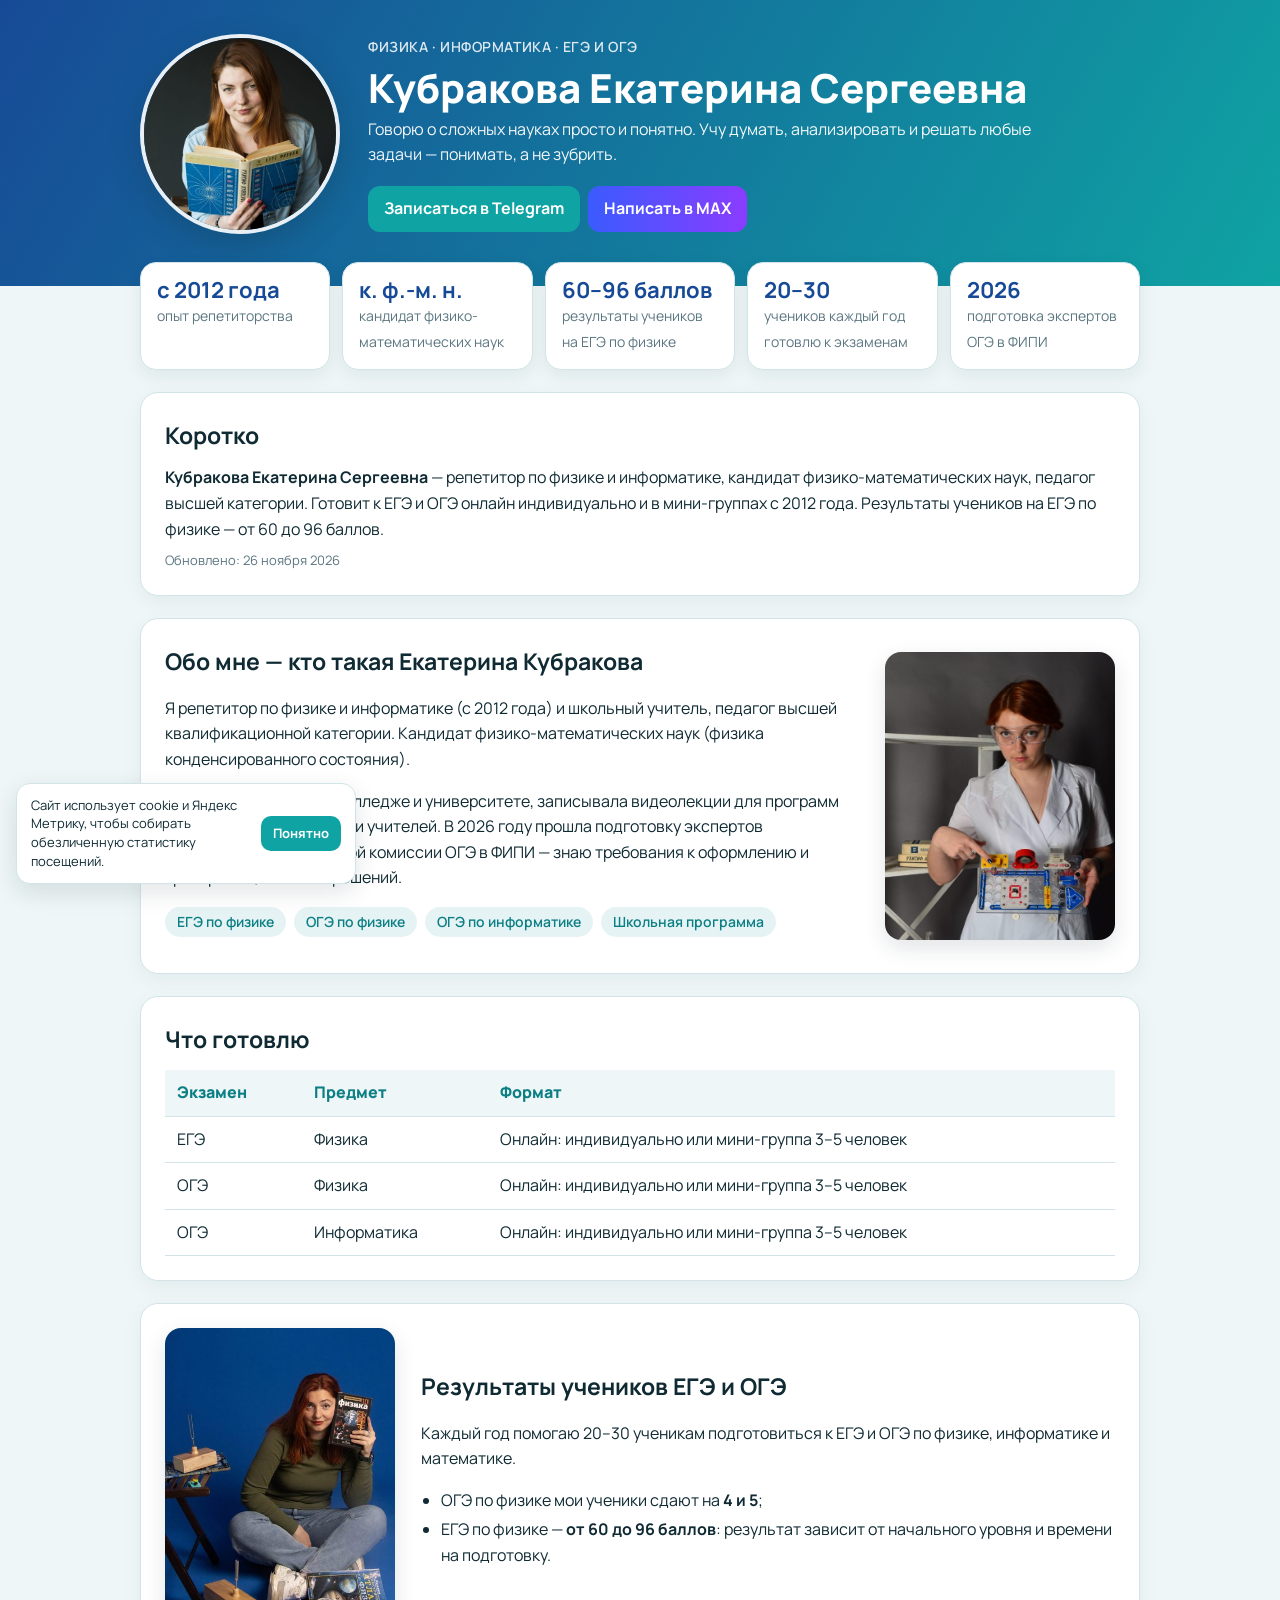
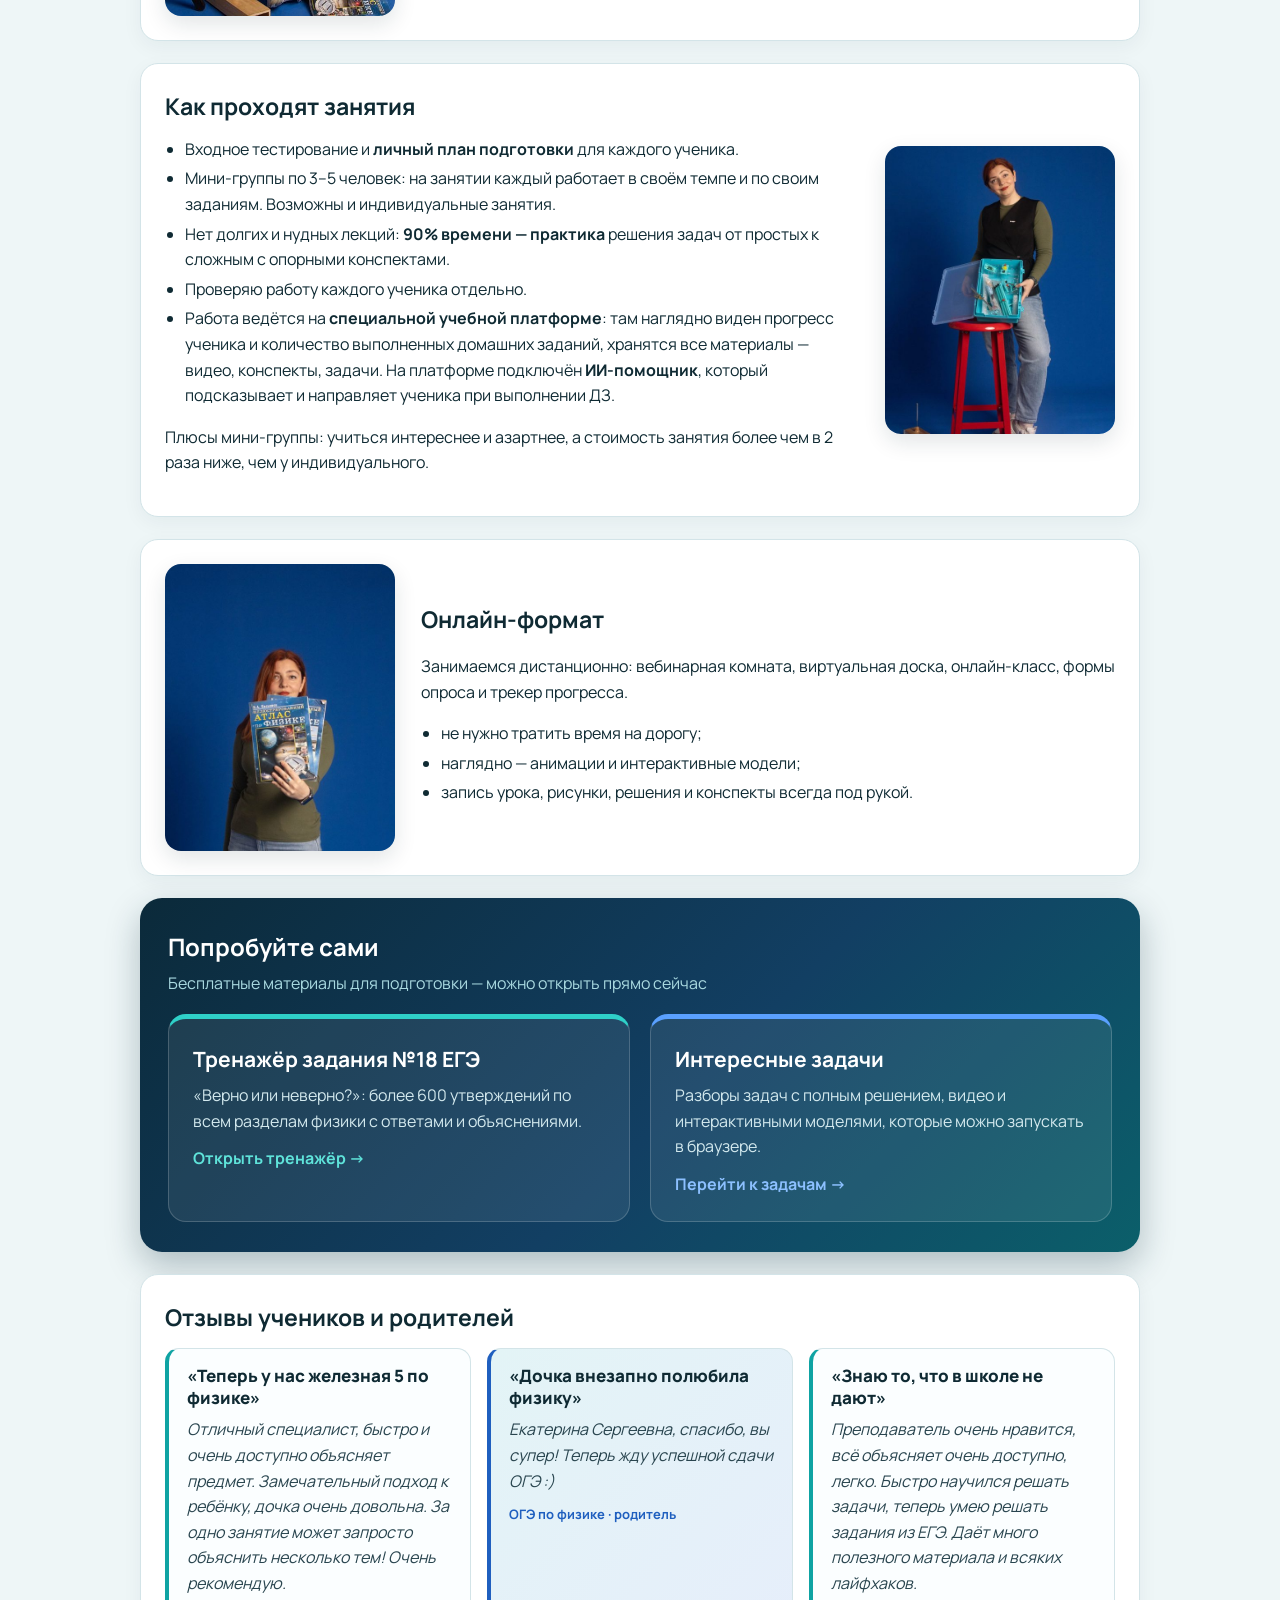
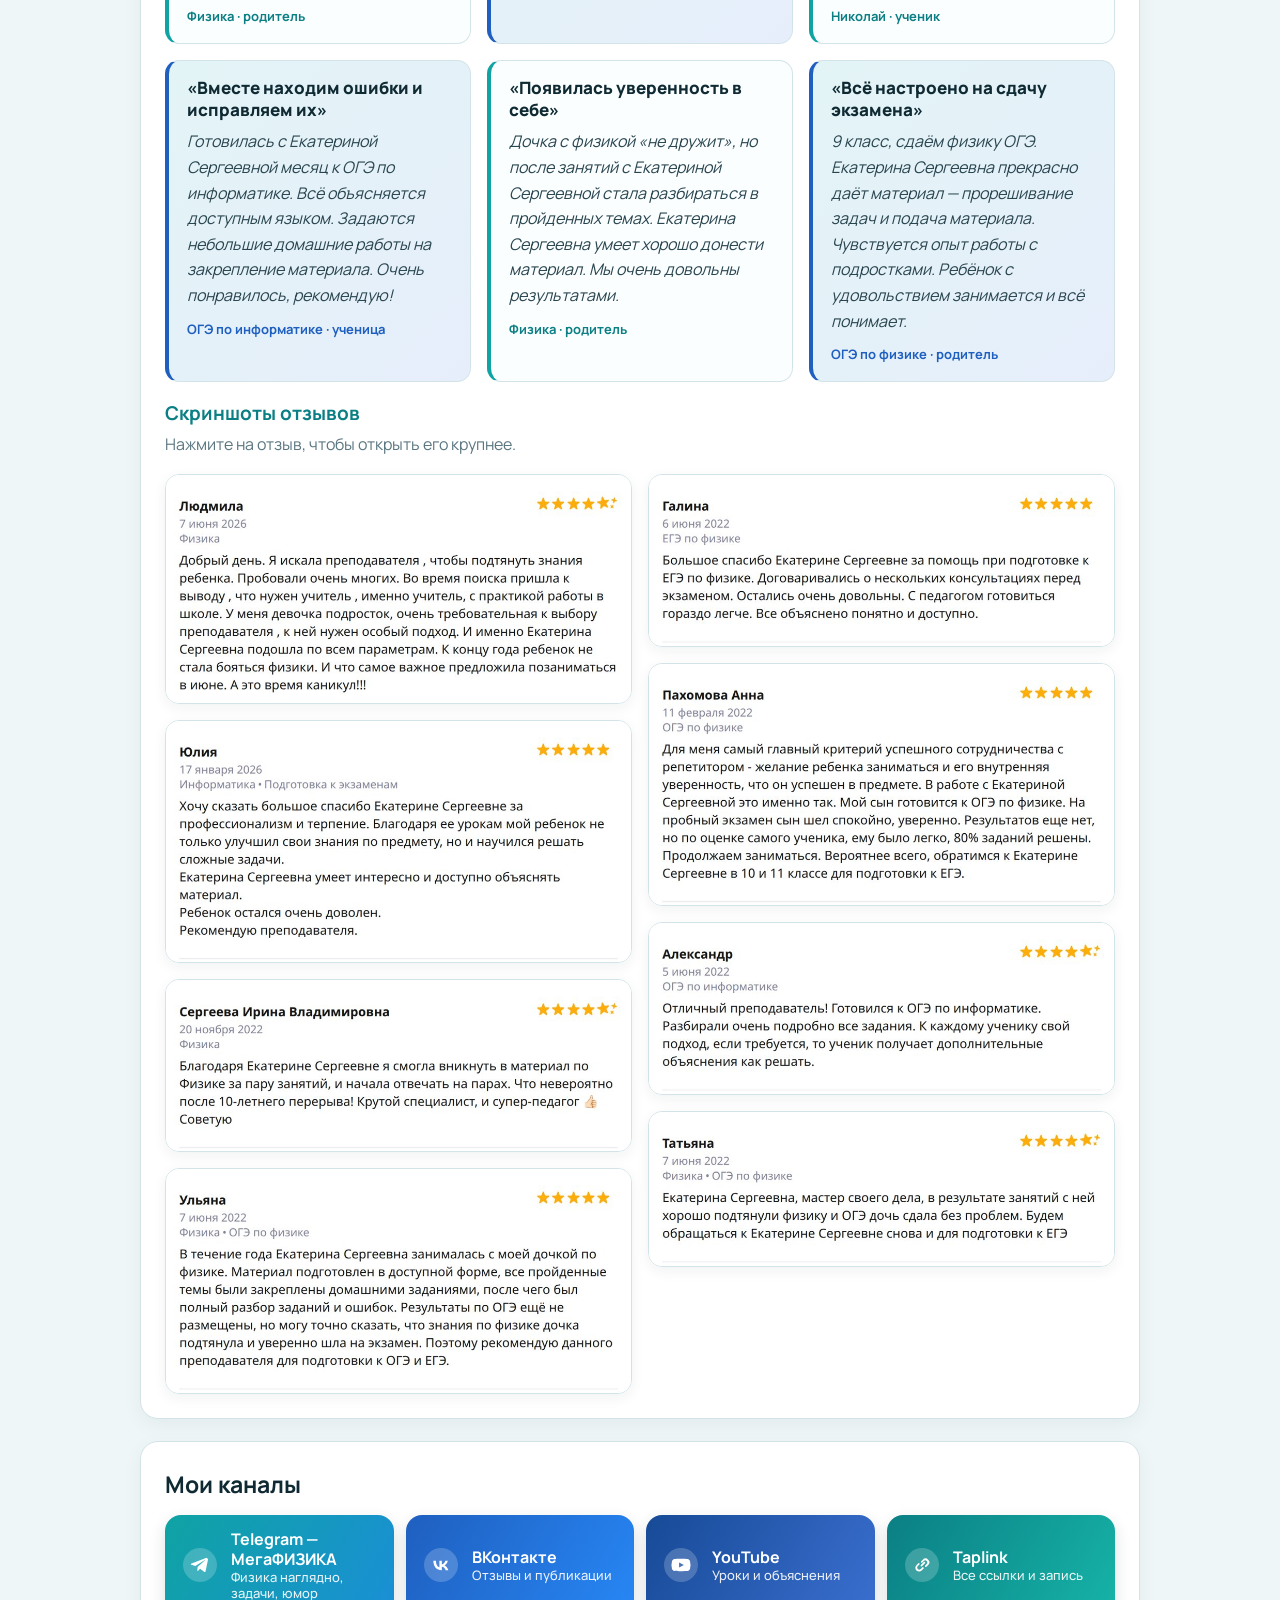
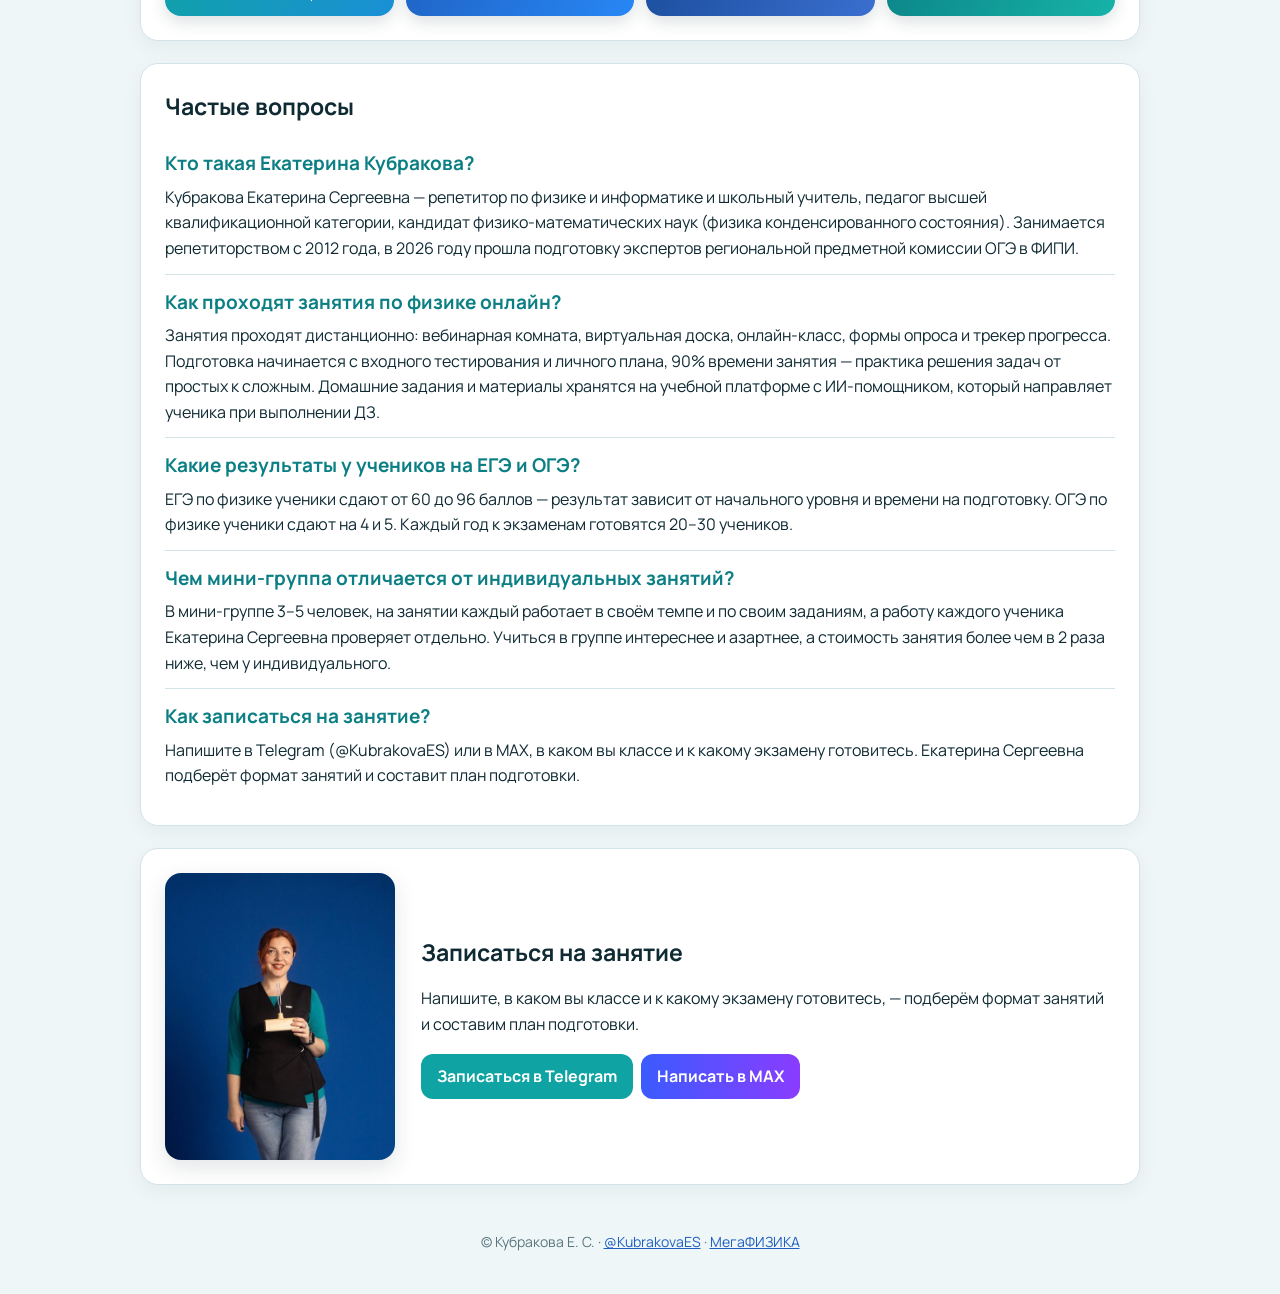
<file: index.html>
<!doctype html><html lang="ru"><head><meta charset="utf-8"><meta name="viewport" content="width=device-width,initial-scale=1">
<title>Кубракова Екатерина Сергеевна — репетитор по физике и информатике</title>
<meta name="yandex-verification" content="cd09e4c37a08cd2c"><meta name="google-site-verification" content="2HoObzXKR6WYiRST0w923J46t7hCLelT6b8WHu9kTUM">
<link rel="canonical" href="https://kubrakovaes.github.io/"><meta name="robots" content="index,follow"><meta property="og:description" content="Кандидат физико-математических наук, педагог высшей категории. Подготовка к ЕГЭ и ОГЭ по физике и информатике онлайн, индивидуально и в мини-группах."><meta property="og:url" content="https://kubrakovaes.github.io/"><meta property="og:type" content="website"><meta property="og:locale" content="ru_RU"><meta property="og:site_name" content="Кубракова Е. С. — физика и информатика"><meta name="twitter:card" content="summary_large_image"><script type="application/ld+json">{"@context": "https://schema.org", "@type": "Person", "name": "Кубракова Екатерина Сергеевна", "alternateName": "Екатерина Кубракова", "url": "https://kubrakovaes.github.io/", "image": "https://kubrakovaes.github.io/assets/img/portrait.jpg", "jobTitle": "Репетитор по физике и информатике", "honorificSuffix": "кандидат физико-математических наук", "description": "Репетитор по физике и информатике, кандидат физико-математических наук, педагог высшей категории. Онлайн-подготовка к ЕГЭ и ОГЭ индивидуально и в мини-группах.", "knowsAbout": ["Физика", "Информатика", "ЕГЭ по физике", "ОГЭ по физике", "ОГЭ по информатике"], "sameAs": ["https://t.me/megafizika1", "https://vk.ru/megafizika", "https://www.youtube.com/@es.kubrakova", "https://kubrakovaes.taplink.ws/"]}</script><script type="application/ld+json">{"@context": "https://schema.org", "@type": "Service", "serviceType": "Онлайн-репетитор по физике и информатике", "provider": {"@type": "Person", "name": "Кубракова Екатерина Сергеевна", "url": "https://kubrakovaes.github.io/"}, "areaServed": "Онлайн", "availableChannel": {"@type": "ServiceChannel", "serviceUrl": "https://t.me/KubrakovaES"}}</script>
<script type="application/ld+json">{"@context": "https://schema.org", "@type": "ProfilePage", "url": "https://kubrakovaes.github.io/", "name": "Кубракова Екатерина Сергеевна — репетитор по физике и информатике", "inLanguage": "ru", "dateModified": "2026-11-26", "mainEntity": {"@type": "Person", "name": "Кубракова Екатерина Сергеевна", "url": "https://kubrakovaes.github.io/"}}</script><script type="application/ld+json">{"@context": "https://schema.org", "@type": "FAQPage", "mainEntity": [{"@type": "Question", "name": "Кто такая Екатерина Кубракова?", "acceptedAnswer": {"@type": "Answer", "text": "Кубракова Екатерина Сергеевна — репетитор по физике и информатике и школьный учитель, педагог высшей квалификационной категории, кандидат физико-математических наук (физика конденсированного состояния). Занимается репетиторством с 2012 года, в 2026 году прошла подготовку экспертов региональной предметной комиссии ОГЭ в ФИПИ."}}, {"@type": "Question", "name": "Как проходят занятия по физике онлайн?", "acceptedAnswer": {"@type": "Answer", "text": "Занятия проходят дистанционно: вебинарная комната, виртуальная доска, онлайн-класс, формы опроса и трекер прогресса. Подготовка начинается с входного тестирования и личного плана, 90% времени занятия — практика решения задач от простых к сложным. Домашние задания и материалы хранятся на учебной платформе с ИИ-помощником, который направляет ученика при выполнении ДЗ."}}, {"@type": "Question", "name": "Какие результаты у учеников на ЕГЭ и ОГЭ?", "acceptedAnswer": {"@type": "Answer", "text": "ЕГЭ по физике ученики сдают от 60 до 96 баллов — результат зависит от начального уровня и времени на подготовку. ОГЭ по физике ученики сдают на 4 и 5. Каждый год к экзаменам готовятся 20–30 учеников."}}, {"@type": "Question", "name": "Чем мини-группа отличается от индивидуальных занятий?", "acceptedAnswer": {"@type": "Answer", "text": "В мини-группе 3–5 человек, на занятии каждый работает в своём темпе и по своим заданиям, а работу каждого ученика Екатерина Сергеевна проверяет отдельно. Учиться в группе интереснее и азартнее, а стоимость занятия более чем в 2 раза ниже, чем у индивидуального."}}, {"@type": "Question", "name": "Как записаться на занятие?", "acceptedAnswer": {"@type": "Answer", "text": "Напишите в Telegram (@KubrakovaES) или в MAX, в каком вы классе и к какому экзамену готовитесь. Екатерина Сергеевна подберёт формат занятий и составит план подготовки."}}]}</script>
<meta name="description" content="Кандидат физико-математических наук, педагог высшей категории. Подготовка к ЕГЭ и ОГЭ по физике и информатике онлайн, индивидуально и в мини-группах.">
<meta property="og:title" content="Кубракова Екатерина Сергеевна — репетитор по физике и информатике"><meta property="og:image" content="https://kubrakovaes.github.io/assets/img/portrait.jpg">
<link rel="preconnect" href="https://fonts.googleapis.com"><link rel="preconnect" href="https://fonts.gstatic.com" crossorigin>
<link href="https://fonts.googleapis.com/css2?family=Manrope:wght@400;500;600;700;800&display=swap" rel="stylesheet">
<link rel="stylesheet" href="assets/site.css"><script src="assets/metrika.js"></script></head><body><noscript><div><img src="https://mc.yandex.ru/watch/114669607" style="position:absolute;left:-9999px" alt=""></div></noscript>
<header class="top" style="padding-bottom:52px"><div class="wrap hero"><img src="assets/img/portrait.jpg" alt="Кубракова Екатерина Сергеевна">
<div><div class="kicker">Физика · Информатика · ЕГЭ и ОГЭ</div><h1>Кубракова Екатерина Сергеевна</h1>
<p>Говорю о сложных науках просто и понятно. Учу думать, анализировать и решать любые задачи — понимать, а не зубрить.</p>
<div class="row" style="margin-top:18px"><a class="btn" href="https://t.me/KubrakovaES" target="_blank" rel="noopener">Записаться в Telegram</a><a class="btn max" href="https://max.ru/u/f9LHodD0cOKXjT28cd-4Ic7kbpN1_F-1NDqRArSVZjF6PoIaOD2EUkCqzCk" target="_blank" rel="noopener">Написать в MAX</a></div></div></div></header>
<main class="wrap" style="padding-top:0">
<div class="stats">
<div class="stat"><b>с 2012 года</b><span>опыт репетиторства</span></div>
<div class="stat"><b>к. ф.-м. н.</b><span>кандидат физико-математических наук</span></div>
<div class="stat"><b>60–96 баллов</b><span>результаты учеников на ЕГЭ по физике</span></div>
<div class="stat"><b>20–30</b><span>учеников каждый год готовлю к экзаменам</span></div>
<div class="stat"><b>2026</b><span>подготовка экспертов ОГЭ в ФИПИ</span></div>
</div>

<section class="card brief" id="korotko"><h2>Коротко</h2><p><b>Кубракова Екатерина Сергеевна</b> — репетитор по физике и информатике, кандидат физико-математических наук, педагог высшей категории. Готовит к ЕГЭ и ОГЭ онлайн индивидуально и в мини-группах с 2012 года. Результаты учеников на ЕГЭ по физике — от 60 до 96 баллов.</p><p class="upd">Обновлено: <time datetime="2026-11-26">26 ноября 2026</time></p></section>

<section class="card split"><div>
<h2>Обо мне — кто такая Екатерина Кубракова</h2>
<p>Я репетитор по физике и информатике (с 2012 года) и школьный учитель, педагог высшей квалификационной категории. Кандидат физико-математических наук (физика конденсированного состояния).</p>
<p>Преподавала в школе, колледже и университете, записывала видеолекции для программ повышения квалификации учителей. В 2026 году прошла подготовку экспертов региональной предметной комиссии ОГЭ в ФИПИ — знаю требования к оформлению и критерии оценивания решений.</p>
<div class="tags"><span>ЕГЭ по физике</span><span>ОГЭ по физике</span><span>ОГЭ по информатике</span><span>Школьная программа</span></div>
</div><div class="ph"><img src="assets/img/g-lab.jpg" alt="Екатерина Сергеевна с электрическим конструктором" loading="lazy"></div></section>

<section class="card" id="chto-gotovlyu"><h2>Что готовлю</h2><div class="tbl-wrap"><table class="facts"><thead><tr><th>Экзамен</th><th>Предмет</th><th>Формат</th></tr></thead><tbody><tr><td>ЕГЭ</td><td>Физика</td><td>Онлайн: индивидуально или мини-группа 3–5 человек</td></tr><tr><td>ОГЭ</td><td>Физика</td><td>Онлайн: индивидуально или мини-группа 3–5 человек</td></tr><tr><td>ОГЭ</td><td>Информатика</td><td>Онлайн: индивидуально или мини-группа 3–5 человек</td></tr></tbody></table></div></section>

<section class="card split rev"><div class="ph"><img src="assets/img/g-books.jpg" alt="Екатерина Сергеевна с книгой «Физика»" loading="lazy"></div><div>
<h2>Результаты учеников ЕГЭ и ОГЭ</h2>
<p>Каждый год помогаю 20–30 ученикам подготовиться к ЕГЭ и ОГЭ по физике, информатике и математике.</p>
<ul><li>ОГЭ по физике мои ученики сдают на <b>4 и 5</b>;</li>
<li>ЕГЭ по физике — <b>от 60 до 96 баллов</b>: результат зависит от начального уровня и времени на подготовку.</li></ul>
</div></section>

<section class="card split"><div>
<h2>Как проходят занятия</h2>
<ul>
<li>Входное тестирование и <b>личный план подготовки</b> для каждого ученика.</li>
<li>Мини-группы по 3–5 человек: на занятии каждый работает в своём темпе и по своим заданиям. Возможны и индивидуальные занятия.</li>
<li>Нет долгих и нудных лекций: <b>90% времени — практика</b> решения задач от простых к сложным с опорными конспектами.</li>
<li>Проверяю работу каждого ученика отдельно.</li>
<li>Работа ведётся на <b>специальной учебной платформе</b>: там наглядно виден прогресс ученика и количество выполненных домашних заданий, хранятся все материалы — видео, конспекты, задачи. На платформе подключён <b>ИИ-помощник</b>, который подсказывает и направляет ученика при выполнении ДЗ.</li>
</ul>
<p>Плюсы мини-группы: учиться интереснее и азартнее, а стоимость занятия более чем в 2 раза ниже, чем у индивидуального.</p>
</div><div class="ph"><img src="assets/img/g-kit.jpg" alt="Екатерина Сергеевна с учебным набором по физике" loading="lazy"></div></section>

<section class="card split rev"><div class="ph"><img src="assets/img/g-astro.jpg" alt="Екатерина Сергеевна с атласом по физике" loading="lazy"></div><div>
<h2>Онлайн-формат</h2>
<p>Занимаемся дистанционно: вебинарная комната, виртуальная доска, онлайн-класс, формы опроса и трекер прогресса.</p>
<ul><li>не нужно тратить время на дорогу;</li><li>наглядно — анимации и интерактивные модели;</li><li>запись урока, рисунки, решения и конспекты всегда под рукой.</li></ul>
</div></section>

<section class="hub"><h2>Попробуйте сами</h2><p class="hub-sub">Бесплатные материалы для подготовки — можно открыть прямо сейчас</p><div class="grid2">
<a class="big-link" href="https://kubrakovaes.github.io/ege18-fizika/"><b>Тренажёр задания №18 ЕГЭ</b><span>«Верно или неверно?»: более 600 утверждений по всем разделам физики с ответами и объяснениями.</span><em>Открыть тренажёр →</em></a>
<a class="big-link blue" href="zadachi/"><b>Интересные задачи</b><span>Разборы задач с полным решением, видео и интерактивными моделями, которые можно запускать в браузере.</span><em>Перейти к задачам →</em></a></div></section>

<section class="card"><h2>Отзывы учеников и родителей</h2><div class="reviews">
<div class="review"><h4>«Теперь у нас железная 5 по физике»</h4><p>Отличный специалист, быстро и очень доступно объясняет предмет. Замечательный подход к ребёнку, дочка очень довольна. За одно занятие может запросто объяснить несколько тем! Очень рекомендую.</p><div class="who">Физика · родитель</div></div>
<div class="review"><h4>«Дочка внезапно полюбила физику»</h4><p>Екатерина Сергеевна, спасибо, вы супер! Теперь жду успешной сдачи ОГЭ :)</p><div class="who">ОГЭ по физике · родитель</div></div>
<div class="review"><h4>«Знаю то, что в школе не дают»</h4><p>Преподаватель очень нравится, всё объясняет очень доступно, легко. Быстро научился решать задачи, теперь умею решать задания из ЕГЭ. Даёт много полезного материала и всяких лайфхаков.</p><div class="who">Николай · ученик</div></div>
<div class="review"><h4>«Вместе находим ошибки и исправляем их»</h4><p>Готовилась с Екатериной Сергеевной месяц к ОГЭ по информатике. Всё объясняется доступным языком. Задаются небольшие домашние работы на закрепление материала. Очень понравилось, рекомендую!</p><div class="who">ОГЭ по информатике · ученица</div></div>
<div class="review"><h4>«Появилась уверенность в себе»</h4><p>Дочка с физикой «не дружит», но после занятий с Екатериной Сергеевной стала разбираться в пройденных темах. Екатерина Сергеевна умеет хорошо донести материал. Мы очень довольны результатами.</p><div class="who">Физика · родитель</div></div>
<div class="review"><h4>«Всё настроено на сдачу экзамена»</h4><p>9 класс, сдаём физику ОГЭ. Екатерина Сергеевна прекрасно даёт материал — прорешивание задач и подача материала. Чувствуется опыт работы с подростками. Ребёнок с удовольствием занимается и всё понимает.</p><div class="who">ОГЭ по физике · родитель</div></div>
</div>
<h3 style="margin-top:10px">Скриншоты отзывов</h3><p class="sub">Нажмите на отзыв, чтобы открыть его крупнее.</p>
<div class="shots">
<a href="assets/reviews/profi-1.jpg" target="_blank" rel="noopener"><img src="assets/reviews/profi-1.jpg" alt="Скриншот отзыва о занятиях" loading="lazy"></a>
<a href="assets/reviews/profi-2.jpg" target="_blank" rel="noopener"><img src="assets/reviews/profi-2.jpg" alt="Скриншот отзыва о занятиях" loading="lazy"></a>
<a href="assets/reviews/profi-3.jpg" target="_blank" rel="noopener"><img src="assets/reviews/profi-3.jpg" alt="Скриншот отзыва о занятиях" loading="lazy"></a>
<a href="assets/reviews/profi-4.jpg" target="_blank" rel="noopener"><img src="assets/reviews/profi-4.jpg" alt="Скриншот отзыва о занятиях" loading="lazy"></a>
<a href="assets/reviews/profi-5.jpg" target="_blank" rel="noopener"><img src="assets/reviews/profi-5.jpg" alt="Скриншот отзыва о занятиях" loading="lazy"></a>
<a href="assets/reviews/profi-6.jpg" target="_blank" rel="noopener"><img src="assets/reviews/profi-6.jpg" alt="Скриншот отзыва о занятиях" loading="lazy"></a>
<a href="assets/reviews/profi-7.jpg" target="_blank" rel="noopener"><img src="assets/reviews/profi-7.jpg" alt="Скриншот отзыва о занятиях" loading="lazy"></a>
<a href="assets/reviews/profi-8.jpg" target="_blank" rel="noopener"><img src="assets/reviews/profi-8.jpg" alt="Скриншот отзыва о занятиях" loading="lazy"></a>
</div></section>

<section class="card"><h2>Мои каналы</h2><div class="socials">
<a class="soc tg" href="https://t.me/megafizika1" target="_blank" rel="noopener"><svg viewBox="0 0 24 24" aria-hidden="true"><path fill="currentColor" d="M21.9 4.3 18.7 19.4c-.2 1-.9 1.3-1.8.8l-4.8-3.6-2.3 2.2c-.3.3-.5.5-1 .5l.3-4.9 8.9-8c.4-.3-.1-.5-.6-.2l-11 6.9-4.7-1.5c-1-.3-1-1 .2-1.5L20.6 3c.9-.3 1.6.2 1.3 1.3z"/></svg><span>Telegram — МегаФИЗИКА<small>Физика наглядно, задачи, юмор</small></span></a>
<a class="soc vk" href="https://vk.ru/megafizika" target="_blank" rel="noopener"><svg viewBox="0 0 24 24" aria-hidden="true"><path fill="currentColor" d="M12.8 18.3C6.6 18.3 3 14 2.8 6.9h3.1c.1 5.2 2.4 7.4 4.2 7.9V6.9h2.9v4.5c1.8-.2 3.7-2.2 4.3-4.5h2.9c-.5 2.8-2.5 4.8-4 5.6 1.5.7 3.8 2.5 4.6 5.8h-3.2c-.7-2.2-2.4-3.9-4.6-4.1v4.1h-.2z"/></svg><span>ВКонтакте<small>Отзывы и публикации</small></span></a>
<a class="soc yt" href="https://www.youtube.com/@es.kubrakova/videos" target="_blank" rel="noopener"><svg viewBox="0 0 24 24" aria-hidden="true"><path fill="currentColor" d="M23 7.2a3 3 0 0 0-2.1-2.1C19 4.6 12 4.6 12 4.6s-7 0-8.9.5A3 3 0 0 0 1 7.2 31 31 0 0 0 .5 12a31 31 0 0 0 .5 4.8 3 3 0 0 0 2.1 2.1c1.9.5 8.9.5 8.9.5s7 0 8.9-.5a3 3 0 0 0 2.1-2.1 31 31 0 0 0 .5-4.8 31 31 0 0 0-.5-4.8zM9.7 15.1V8.9l5.8 3.1-5.8 3.1z"/></svg><span>YouTube<small>Уроки и объяснения</small></span></a>
<a class="soc tl" href="https://kubrakovaes.taplink.ws/" target="_blank" rel="noopener"><svg viewBox="0 0 24 24" aria-hidden="true"><path fill="currentColor" d="M10.6 13.4a1 1 0 0 1 0-1.4l3.5-3.5a1 1 0 1 1 1.4 1.4L12 13.4a1 1 0 0 1-1.4 0zM8.5 19.9a4.5 4.5 0 0 1-3.2-7.7l2.1-2.1a1 1 0 1 1 1.4 1.4l-2.1 2.1a2.5 2.5 0 0 0 3.5 3.5l2.1-2.1a1 1 0 1 1 1.4 1.4l-2.1 2.1a4.5 4.5 0 0 1-3.1 1.4zm8-5.6a1 1 0 0 1-.7-1.7l2.1-2.1a2.5 2.5 0 0 0-3.5-3.5l-2.1 2.1a1 1 0 0 1-1.4-1.4L13 5.6a4.5 4.5 0 0 1 6.4 6.4l-2.1 2.1a1 1 0 0 1-.8.2z"/></svg><span>Taplink<small>Все ссылки и запись</small></span></a>
</div></section>

<section class="card faq" id="faq"><h2>Частые вопросы</h2>
<div class="faq-item"><h3>Кто такая Екатерина Кубракова?</h3><p>Кубракова Екатерина Сергеевна — репетитор по физике и информатике и школьный учитель, педагог высшей квалификационной категории, кандидат физико-математических наук (физика конденсированного состояния). Занимается репетиторством с 2012 года, в 2026 году прошла подготовку экспертов региональной предметной комиссии ОГЭ в ФИПИ.</p></div>
<div class="faq-item"><h3>Как проходят занятия по физике онлайн?</h3><p>Занятия проходят дистанционно: вебинарная комната, виртуальная доска, онлайн-класс, формы опроса и трекер прогресса. Подготовка начинается с входного тестирования и личного плана, 90% времени занятия — практика решения задач от простых к сложным. Домашние задания и материалы хранятся на учебной платформе с ИИ-помощником, который направляет ученика при выполнении ДЗ.</p></div>
<div class="faq-item"><h3>Какие результаты у учеников на ЕГЭ и ОГЭ?</h3><p>ЕГЭ по физике ученики сдают от 60 до 96 баллов — результат зависит от начального уровня и времени на подготовку. ОГЭ по физике ученики сдают на 4 и 5. Каждый год к экзаменам готовятся 20–30 учеников.</p></div>
<div class="faq-item"><h3>Чем мини-группа отличается от индивидуальных занятий?</h3><p>В мини-группе 3–5 человек, на занятии каждый работает в своём темпе и по своим заданиям, а работу каждого ученика Екатерина Сергеевна проверяет отдельно. Учиться в группе интереснее и азартнее, а стоимость занятия более чем в 2 раза ниже, чем у индивидуального.</p></div>
<div class="faq-item"><h3>Как записаться на занятие?</h3><p>Напишите в Telegram (@KubrakovaES) или в MAX, в каком вы классе и к какому экзамену готовитесь. Екатерина Сергеевна подберёт формат занятий и составит план подготовки.</p></div>
</section>

<section class="card split rev"><div class="ph"><img src="assets/img/g-pendulum.jpg" alt="Екатерина Сергеевна с камертоном" loading="lazy"></div><div>
<h2 id="zapis">Записаться на занятие</h2><p>Напишите, в каком вы классе и к какому экзамену готовитесь, — подберём формат занятий и составим план подготовки.</p><div class="row"><a class="btn" href="https://t.me/KubrakovaES" target="_blank" rel="noopener">Записаться в Telegram</a><a class="btn max" href="https://max.ru/u/f9LHodD0cOKXjT28cd-4Ic7kbpN1_F-1NDqRArSVZjF6PoIaOD2EUkCqzCk" target="_blank" rel="noopener">Написать в MAX</a></div>
</div></section>
</main>
<footer>© Кубракова Е. С. · <a href="https://t.me/KubrakovaES">@KubrakovaES</a> · <a href="https://t.me/megafizika1">МегаФИЗИКА</a></footer>
<script>document.addEventListener('click',function(e){var a=e.target.closest&&e.target.closest('a');if(!a||!window.ymGoal)return;if(a.href.indexOf('max.ru')>-1)ymGoal('max_click');else if(/megafizika|youtube|taplink/.test(a.href))ymGoal('channel_click');});</script>
</body></html>
</file>
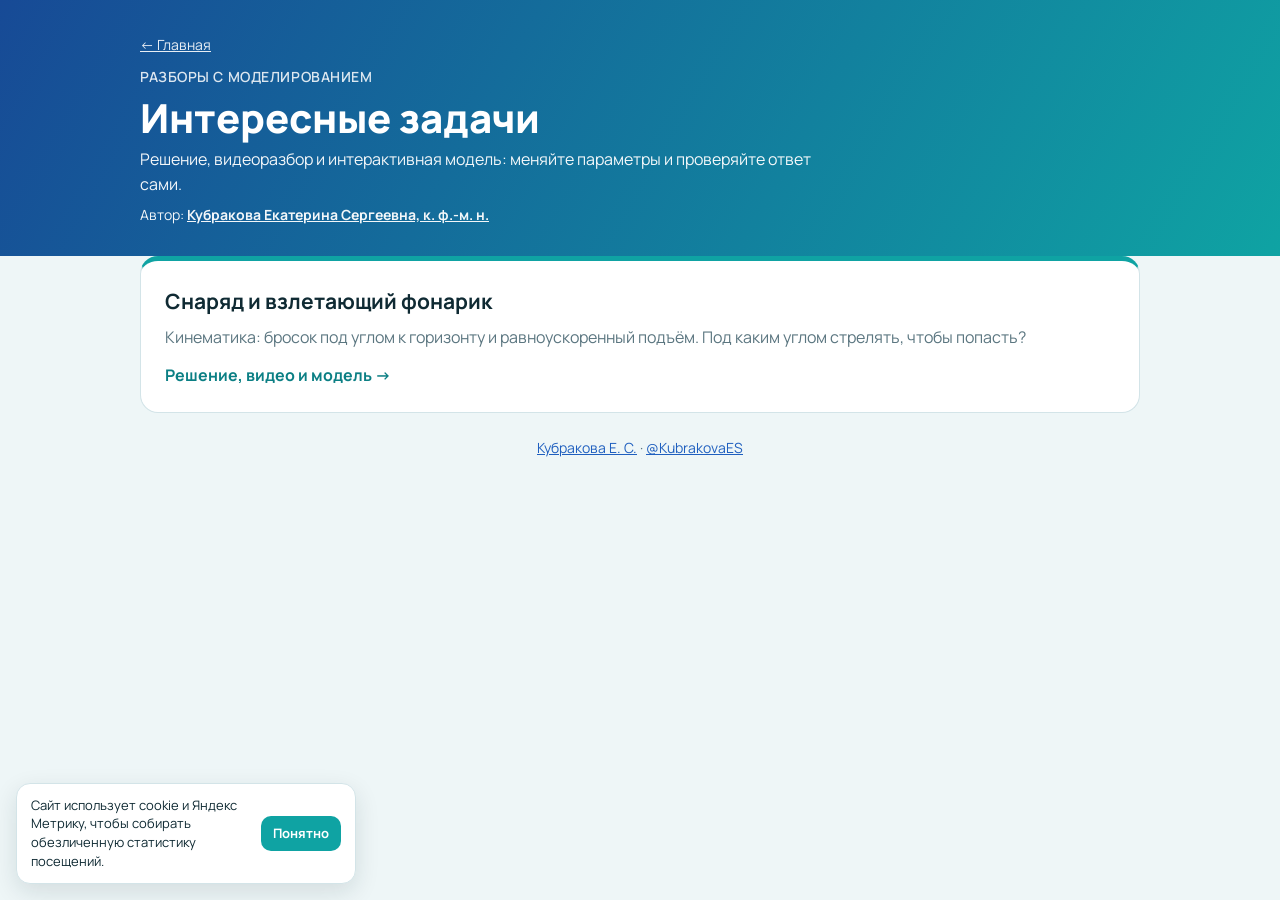
<file: zadachi/index.html>
<!doctype html><html lang="ru"><head><meta charset="utf-8"><meta name="viewport" content="width=device-width,initial-scale=1">
<title>Интересные задачи по физике — Кубракова Е. С.</title>
<script type="application/ld+json">{"@context": "https://schema.org", "@type": "LearningResource", "name": "Интересные задачи по физике — Кубракова Е. С.", "description": "Интересные задачи по физике с подробным решением, видеоразбором и интерактивными моделями от репетитора Кубраковой Е. С.", "url": "https://kubrakovaes.github.io/zadachi/", "inLanguage": "ru", "learningResourceType": "Разборы задач", "educationalLevel": "Подготовка к ЕГЭ и ОГЭ", "about": "Физика", "isAccessibleForFree": true, "dateModified": "2026-11-26", "author": {"@type": "Person", "name": "Кубракова Екатерина Сергеевна", "honorificSuffix": "кандидат физико-математических наук", "url": "https://kubrakovaes.github.io/"}, "publisher": {"@type": "Person", "name": "Кубракова Екатерина Сергеевна", "honorificSuffix": "кандидат физико-математических наук", "url": "https://kubrakovaes.github.io/"}, "hasPart": [{"@type": "LearningResource", "name": "Снаряд и взлетающий фонарик", "url": "https://kubrakovaes.github.io/zadachi/fonarik.html"}]}</script>
<meta name="description" content="Интересные задачи по физике с подробным решением, видеоразбором и интерактивными моделями от репетитора Кубраковой Е. С."><link rel="canonical" href="https://kubrakovaes.github.io/zadachi/"><meta name="robots" content="index,follow"><meta property="og:title" content="Интересные задачи по физике — Кубракова Е. С."><meta property="og:description" content="Интересные задачи по физике с подробным решением, видеоразбором и интерактивными моделями от репетитора Кубраковой Е. С."><meta property="og:url" content="https://kubrakovaes.github.io/zadachi/"><meta property="og:type" content="website"><meta property="og:locale" content="ru_RU"><meta property="og:site_name" content="Кубракова Е. С. — физика и информатика"><meta property="og:image" content="https://kubrakovaes.github.io/assets/img/portrait.jpg"><meta name="twitter:card" content="summary_large_image">
<link rel="preconnect" href="https://fonts.googleapis.com"><link rel="preconnect" href="https://fonts.gstatic.com" crossorigin>
<link href="https://fonts.googleapis.com/css2?family=Manrope:wght@400;500;600;700;800&display=swap" rel="stylesheet"><link rel="stylesheet" href="../assets/site.css"><script src="../assets/metrika.js"></script></head><body><noscript><div><img src="https://mc.yandex.ru/watch/114669607" style="position:absolute;left:-9999px" alt=""></div></noscript>
<header class="top"><div class="wrap"><nav class="crumbs"><a href="../">← Главная</a></nav><div class="kicker">Разборы с моделированием</div>
<h1>Интересные задачи</h1><p>Решение, видеоразбор и интерактивная модель: меняйте параметры и проверяйте ответ сами.</p><p class="author-line">Автор: <a href="https://kubrakovaes.github.io/">Кубракова Екатерина Сергеевна, к. ф.-м. н.</a></p></div></header>
<main class="wrap"><div class="grid2">
<a class="big-link" href="fonarik.html"><b>Снаряд и взлетающий фонарик</b><span>Кинематика: бросок под углом к горизонту и равноускоренный подъём. Под каким углом стрелять, чтобы попасть?</span><em>Решение, видео и модель →</em></a>
</div></main>
<footer><a href="../">Кубракова Е. С.</a> · <a href="https://t.me/KubrakovaES">@KubrakovaES</a></footer></body></html>
</file>
<file: assets/site.css>
:root{--bg:#eef6f7;--surface:#fff;--ink:#0f2a33;--muted:#5b7680;--line:#d3e4e8;--teal:#0fa3a3;--teal-d:#0b7f84;--blue:#1f5fbf;--blue-d:#174a96;--ok:#138a5b;--ok-bg:#e3f5ec;--bad:#c23b3b;--bad-bg:#fbe9e9}
*{box-sizing:border-box}body{margin:0;background:var(--bg);color:var(--ink);font:16px/1.6 Manrope,system-ui,sans-serif}
a{color:var(--blue)}.wrap{max-width:1040px;margin:0 auto;padding:0 20px}
header.top{background:linear-gradient(120deg,var(--blue-d),var(--teal));color:#fff;padding:34px 0 30px}
header.top .kicker{opacity:.85;font-size:14px;font-weight:600;letter-spacing:.04em;text-transform:uppercase}
header.top h1{margin:6px 0 4px;font-size:clamp(26px,4vw,40px);line-height:1.15;font-weight:800}
header.top p{margin:6px 0 0;max-width:680px;opacity:.95}
nav.crumbs{font-size:14px;margin-bottom:10px}nav.crumbs a{color:#fff;opacity:.9}
main{padding:28px 0 50px}
.card{background:var(--surface);border:1px solid var(--line);border-radius:18px;padding:24px;margin-bottom:22px;box-shadow:0 6px 20px rgba(15,42,51,.05)}
.card h2{margin:0 0 12px;font-size:23px}
.grid2{display:grid;grid-template-columns:repeat(auto-fit,minmax(280px,1fr));gap:20px}
.big-link{display:block;text-decoration:none;color:var(--ink);background:var(--surface);border:1px solid var(--line);border-radius:18px;padding:24px;border-top:5px solid var(--teal);transition:.15s}
.big-link:hover{transform:translateY(-3px);box-shadow:0 10px 26px rgba(15,42,51,.12)}
.big-link b{display:block;font-size:21px;margin-bottom:6px}.big-link span{color:var(--muted)}.big-link em{display:block;margin-top:12px;color:var(--teal-d);font-style:normal;font-weight:700}
.big-link.blue{border-top-color:var(--blue)}.big-link.blue em{color:var(--blue)}
.btn{display:inline-flex;align-items:center;gap:8px;border:0;border-radius:12px;padding:10px 16px;font:inherit;font-weight:700;background:var(--teal);color:#fff;text-decoration:none;cursor:pointer}
.btn:hover{background:var(--teal-d)}.btn.alt{background:#e6f3f5;color:var(--teal-d)}.btn.alt:hover{background:#d4ecef}.btn.blue{background:var(--blue)}
.tags{display:flex;flex-wrap:wrap;gap:8px;margin:12px 0}.tags span{background:#e6f3f5;color:var(--teal-d);border-radius:999px;padding:4px 12px;font-size:14px;font-weight:600}
.video{position:relative;padding-top:56.25%;border-radius:14px;overflow:hidden;background:#0f2a33}.video iframe{position:absolute;inset:0;width:100%;height:100%;border:0}
.answer{background:var(--ok-bg);border-left:5px solid var(--ok);border-radius:12px;padding:12px 16px;font-weight:600}
.sim{display:grid;grid-template-columns:1fr 280px;gap:18px}@media(max-width:820px){.sim{grid-template-columns:1fr}}
canvas{width:100%;height:auto;border:1px solid var(--line);border-radius:14px;background:#f7fbfc;display:block}
.ctrl label{display:block;font-weight:700;margin:10px 0 2px}.ctrl input[type=range]{width:100%;accent-color:var(--teal)}
.row{display:flex;flex-wrap:wrap;gap:8px;margin-top:12px}
.status{margin-top:14px;padding:10px 12px;border-radius:12px;background:#eef6f7;font-size:15px}.status.hit{background:var(--ok-bg);color:var(--ok);font-weight:700}.status.miss{background:var(--bad-bg);color:var(--bad)}
.readout{font-variant-numeric:tabular-nums;font-size:14px;color:var(--muted);margin-top:8px}
details{border-top:1px solid var(--line);padding:10px 0}summary{cursor:pointer;font-weight:700}
footer{color:var(--muted);font-size:14px;text-align:center;padding:24px 0 40px}

/* ---------- Главная страница ---------- */
.hero{display:grid;grid-template-columns:200px 1fr;gap:28px;align-items:center}
.hero img{width:200px;height:200px;object-fit:cover;object-position:50% 20%;border-radius:50%;border:4px solid rgba(255,255,255,.9);box-shadow:0 10px 30px rgba(15,42,51,.25)}
@media(max-width:700px){.hero{grid-template-columns:1fr;text-align:center}.hero img{margin:0 auto;width:160px;height:160px}.hero .row{justify-content:center}}
.stats{display:grid;grid-template-columns:repeat(4,1fr);gap:12px;margin:-24px 0 22px;position:relative}
@media(max-width:760px){.stats{grid-template-columns:repeat(2,1fr)}}
.stat{background:var(--surface);border:1px solid var(--line);border-radius:16px;padding:14px 16px;box-shadow:0 6px 18px rgba(15,42,51,.07)}
.stat b{display:block;font-size:22px;color:var(--blue-d);line-height:1.2}.stat span{font-size:14px;color:var(--muted)}
.split{display:grid;grid-template-columns:1fr 230px;gap:26px;align-items:center}
.split.rev{grid-template-columns:230px 1fr}.split.rev .ph{order:-1}
.split .ph img{width:100%;aspect-ratio:4/5;object-fit:cover;object-position:50% 25%;border-radius:16px;display:block;box-shadow:0 8px 22px rgba(15,42,51,.12)}
@media(max-width:700px){.split,.split.rev{grid-template-columns:1fr}.split.rev .ph{order:0}.split .ph img{max-width:260px;margin:0 auto}}
.split ul{padding-left:20px;margin:8px 0}.split li{margin:4px 0}
.card h3{margin:0 0 8px;font-size:19px;color:var(--teal-d)}
.reviews{display:grid;grid-template-columns:repeat(auto-fill,minmax(280px,1fr));gap:16px;margin-bottom:16px}
.review{break-inside:avoid;background:#fbfeff;border:1px solid var(--line);border-left:4px solid var(--teal);border-radius:14px;padding:16px 18px;margin:0}
.review h4{margin:0 0 8px;font-size:17px;font-weight:800;color:var(--ink);line-height:1.3}
.review p{margin:0;font-style:italic;color:#29454f}
.review .who{margin-top:10px;color:var(--teal-d);font-weight:700;font-size:13px;font-style:normal}
.shots{columns:2 300px;column-gap:16px;margin-top:6px}
.shots a{display:block;break-inside:avoid;margin:0 0 16px;border:1px solid var(--line);border-radius:14px;overflow:hidden;box-shadow:0 4px 14px rgba(15,42,51,.06)}
.shots img{width:100%;display:block}
.sub{color:var(--muted);margin:-4px 0 16px}
.socials{display:grid;grid-template-columns:repeat(auto-fit,minmax(220px,1fr));gap:12px}
.soc{display:flex;align-items:center;gap:14px;padding:14px 18px;border-radius:16px;color:#fff;text-decoration:none;font-weight:700;box-shadow:0 6px 16px rgba(15,42,51,.14);transition:.15s}
.soc:hover{transform:translateY(-2px);box-shadow:0 10px 22px rgba(15,42,51,.2)}
.soc svg{flex:none;width:34px;height:34px;padding:7px;border-radius:50%;background:rgba(255,255,255,.2)}
.soc span{display:flex;flex-direction:column;line-height:1.25}.soc small{font-weight:500;opacity:.9;font-size:13px}
.soc.tg{background:linear-gradient(120deg,#0fa3a3,#1a8fd6)}.soc.vk{background:linear-gradient(120deg,#1f5fbf,#2787f5)}
.soc.yt{background:linear-gradient(120deg,#174a96,#3a6fd0)}.soc.tl{background:linear-gradient(120deg,#0b7f84,#16b3a8)}
.btn.max{background:linear-gradient(90deg,#3b5bff,#8a3cff)}.btn.max:hover{filter:brightness(.92)}
.hero .btn.alt{background:rgba(255,255,255,.18);color:#fff}

.hub{background:linear-gradient(135deg,#0b2a3a 0%,#123f63 55%,#0b5f6a 100%);border-radius:22px;padding:30px 28px;margin:0 0 22px;color:#fff;box-shadow:0 14px 34px rgba(11,42,58,.28)}
.hub h2{color:#fff;margin:0 0 4px}.hub .hub-sub{color:#a9d9e0;margin:0 0 18px}
.hub .big-link{background:rgba(255,255,255,.08);border:1px solid rgba(255,255,255,.18);border-top:5px solid #2fd0c8;color:#fff}
.hub .big-link.blue{border-top-color:#5aa0ff}
.hub .big-link span{color:#d3e9ee}.hub .big-link em{color:#5fe3da}.hub .big-link.blue em{color:#8cc0ff}
.hub .big-link:hover{background:rgba(255,255,255,.14);box-shadow:0 10px 26px rgba(0,0,0,.3)}
.review:nth-child(even){background:linear-gradient(135deg,#e3f4f6,#e6eefb);border-left-color:var(--blue)}
.review:nth-child(even) .who{color:var(--blue)}
/* блоки для поиска и нейросетей */
.brief p{margin:0 0 8px}.brief .upd{margin:0;font-size:13px;color:var(--muted)}
.tbl-wrap{overflow-x:auto}.facts{width:100%;border-collapse:collapse;font-size:16px}
.facts th,.facts td{text-align:left;padding:10px 12px;border-bottom:1px solid var(--line)}
.facts th{color:var(--teal-d);font-weight:800;background:#eef6f7}
.faq-item{padding:12px 0;border-bottom:1px solid var(--line)}.faq-item:last-child{border-bottom:0}
.faq-item h3{margin:0 0 6px}.faq-item p{margin:0}
.stats{grid-template-columns:repeat(5,1fr)}@media(max-width:900px){.stats{grid-template-columns:repeat(3,1fr)}}@media(max-width:560px){.stats{grid-template-columns:repeat(2,1fr)}}
.author-line{margin:10px 0 0;font-size:14px;opacity:.9}.author-line a{color:inherit;font-weight:700}
</file>
